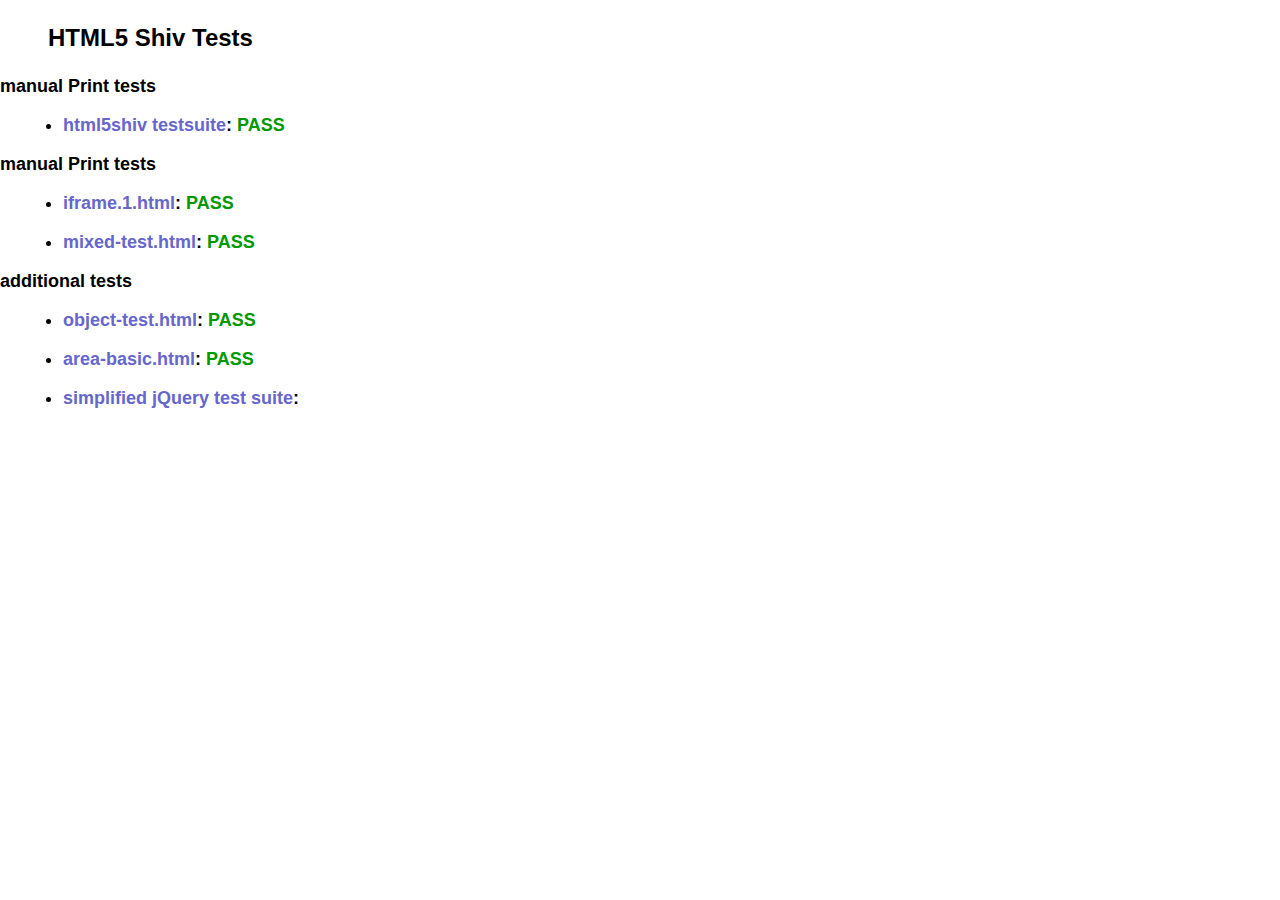
<file: vendors/js/html5shiv-master/test/index.html>
<!doctype html>
<html>
	<head>
		<meta charset="utf-8">
		<title>IE&lt;9 HTML5 Shiv Tests</title>
		<link rel="stylesheet" href="style.css">
		<script src="../src/html5shiv-printshiv.js"></script>
	</head>
	<body>
		<h1>
			HTML5 Shiv Tests
		</h1>
		<h2>manual Print tests</h2>
		<ul>
			<li>
				<a href="html5shiv.html">html5shiv testsuite</a>: <span class="pass">PASS</span>
			</li>
			
		</ul>
		<h2>manual Print tests</h2>
		<ul>
			<li>
				<a href="iframe.1.html">iframe.1.html</a>: <span class="pass">PASS</span>
			</li>
			<li>
				<a href="mixed-test.html">mixed-test.html</a>: <span class="pass">PASS</span>
			</li>
			
		</ul>
		<h2>additional tests</h2>
		<ul>
			
			<li>
				<a href="object-test.html">object-test.html</a>: <span class="pass">PASS</span>
			</li>
			
			<li>
				<a href="highcharts/area-basic.html">area-basic.html</a>: <span class="pass">PASS</span>
			</li>
			<li>
				<a href="jquery-1.7.1/index.html">simplified jQuery test suite</a>:
			</li>
		</ul>
	<body>
</html>
</file>
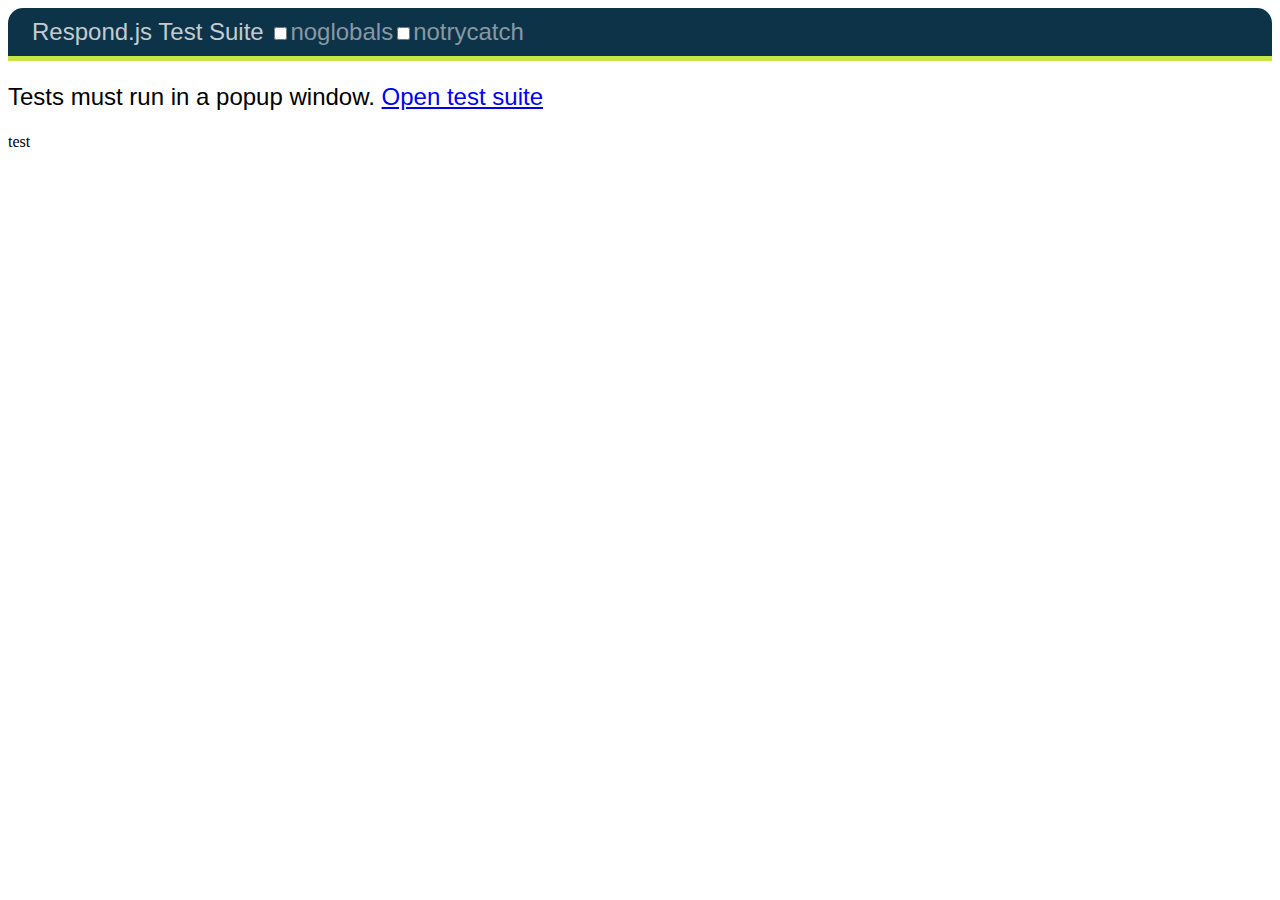
<file: vendors/js/Respond-master/test/unit/index.html>
<!DOCTYPE html>
<html>
<head>
	<meta charset="utf-8" />
	<title>Respond.js Test Suite</title>
	<link rel="stylesheet" href="qunit/qunit.css" media="screen">
	<script src="qunit/qunit.js"></script>
	<link href="test.css" rel="stylesheet" />
	<link href="test2.css" media="screen and (min-width: 950px)" rel="stylesheet" />
	<link href="test3.css" media="screen and (min-width: 68.75em)" rel="stylesheet" />
	<script src="../../dest/respond.src.js"></script>
	<script src="tests.js"></script>

</head>
<body>
	<h1 id="qunit-header">Respond.js Test Suite</h1>
	<h2 id="qunit-banner"></h2>
	<div id="qunit-testrunner-toolbar"></div>
	<h2 id="qunit-userAgent"></h2>
	<ol id="qunit-tests"></ol>
	
	<!-- tests must run in new window -->
	<div id="launcher"></div>
	
	<!-- elem for applying css via queries -->
	<div id="testelem" class="foo">test</div>
	
</body>
</html>
</file>
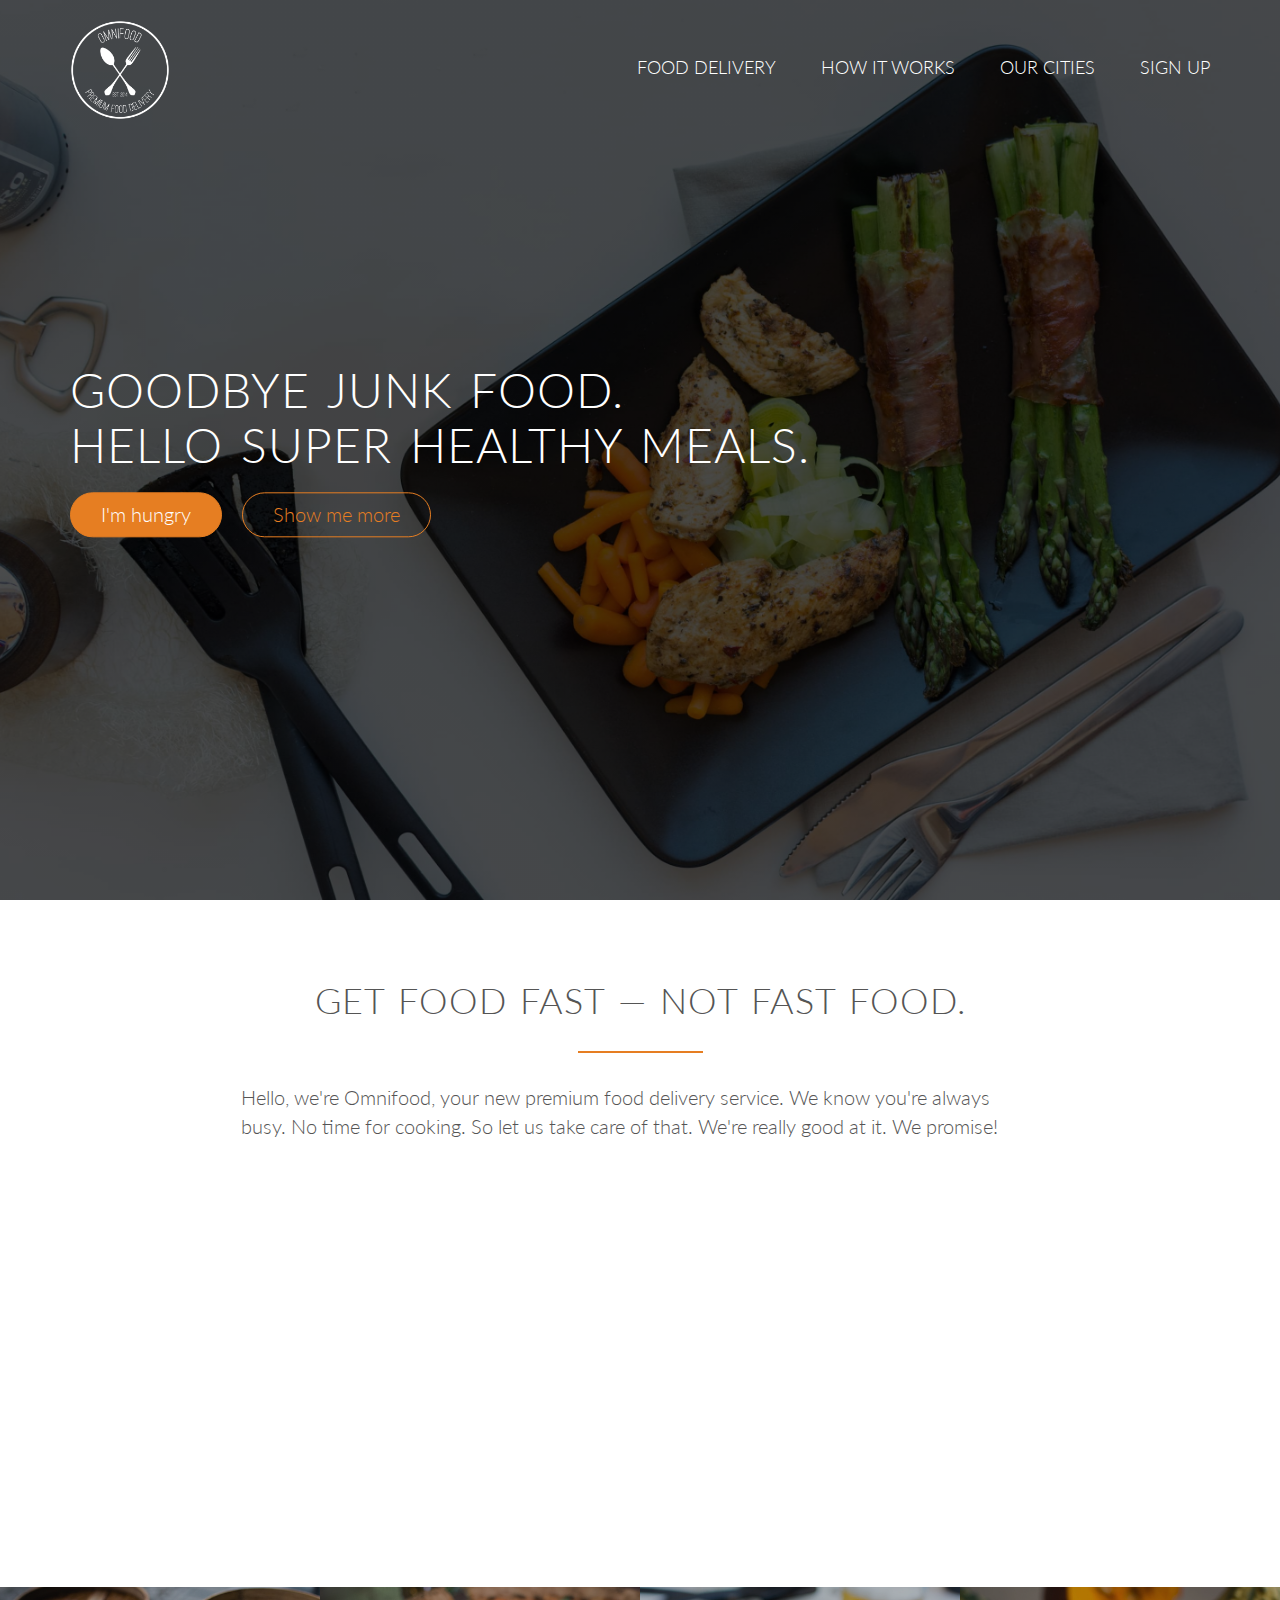
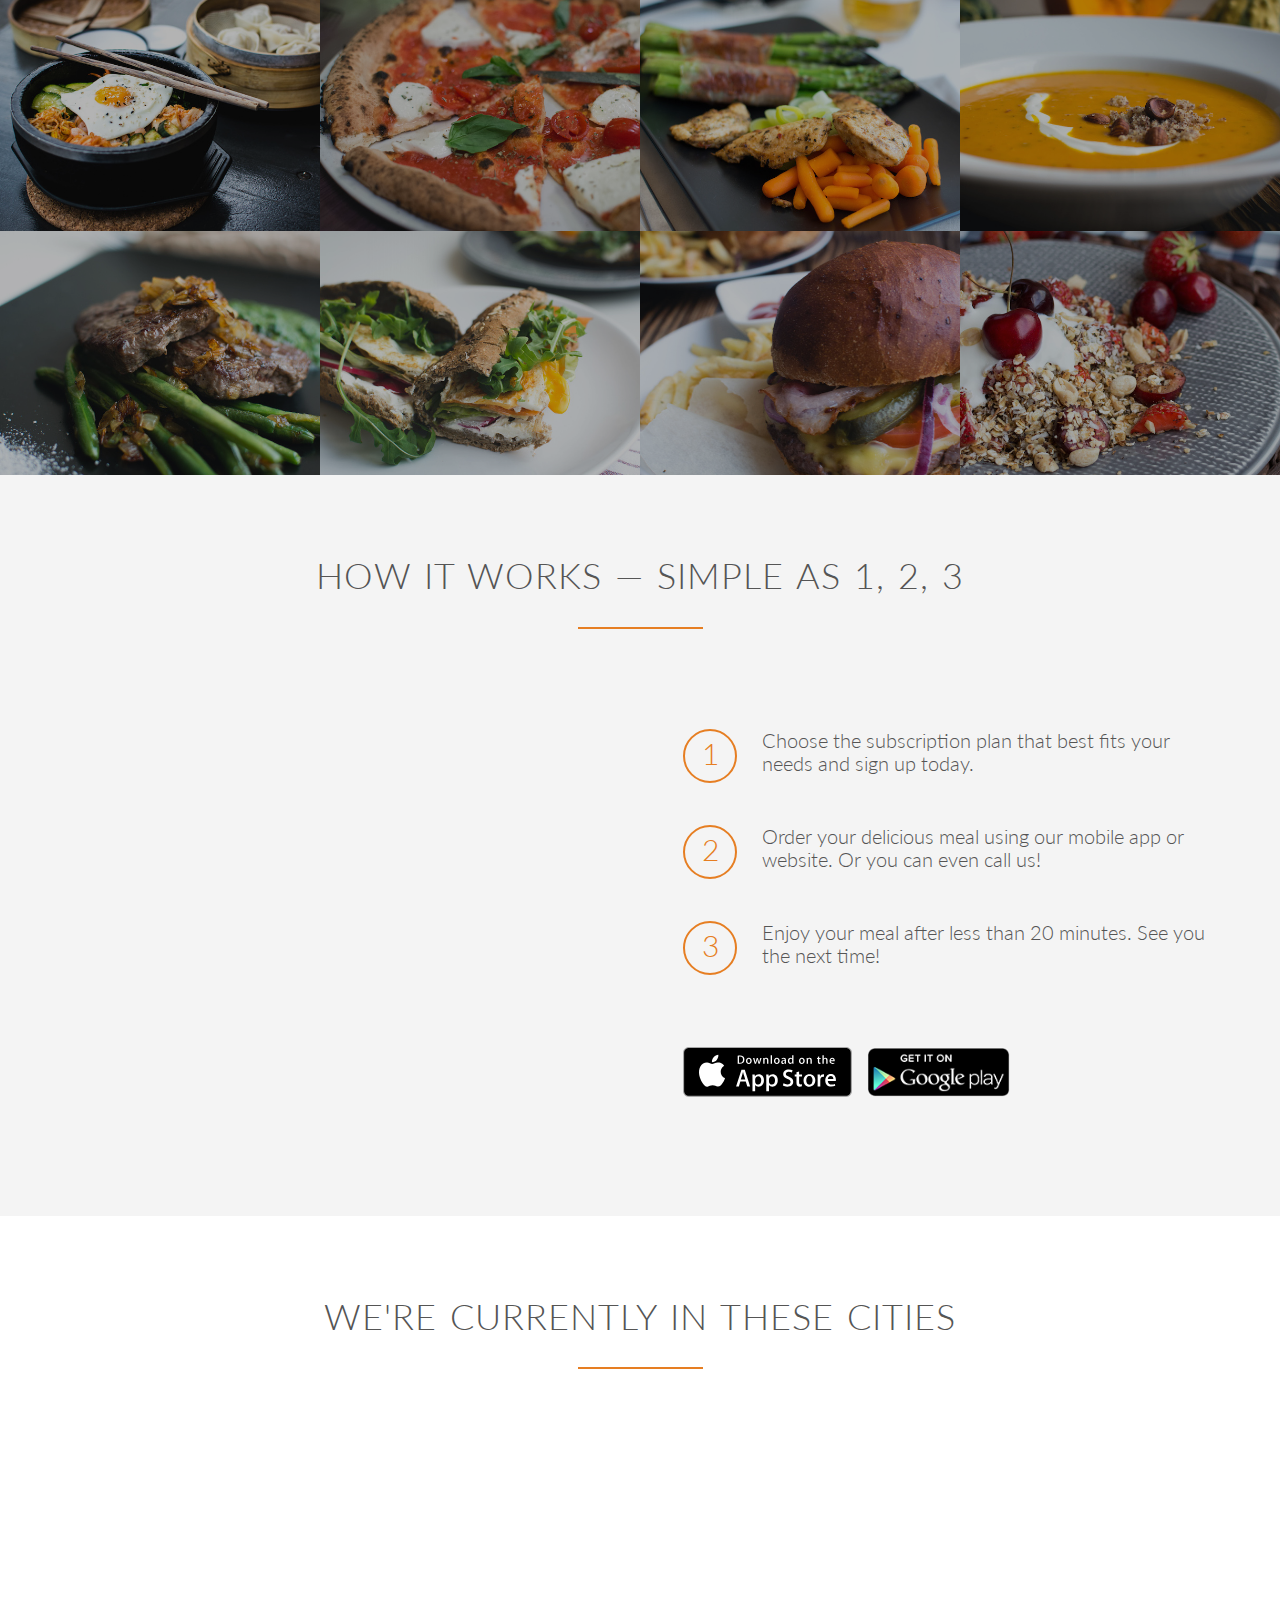
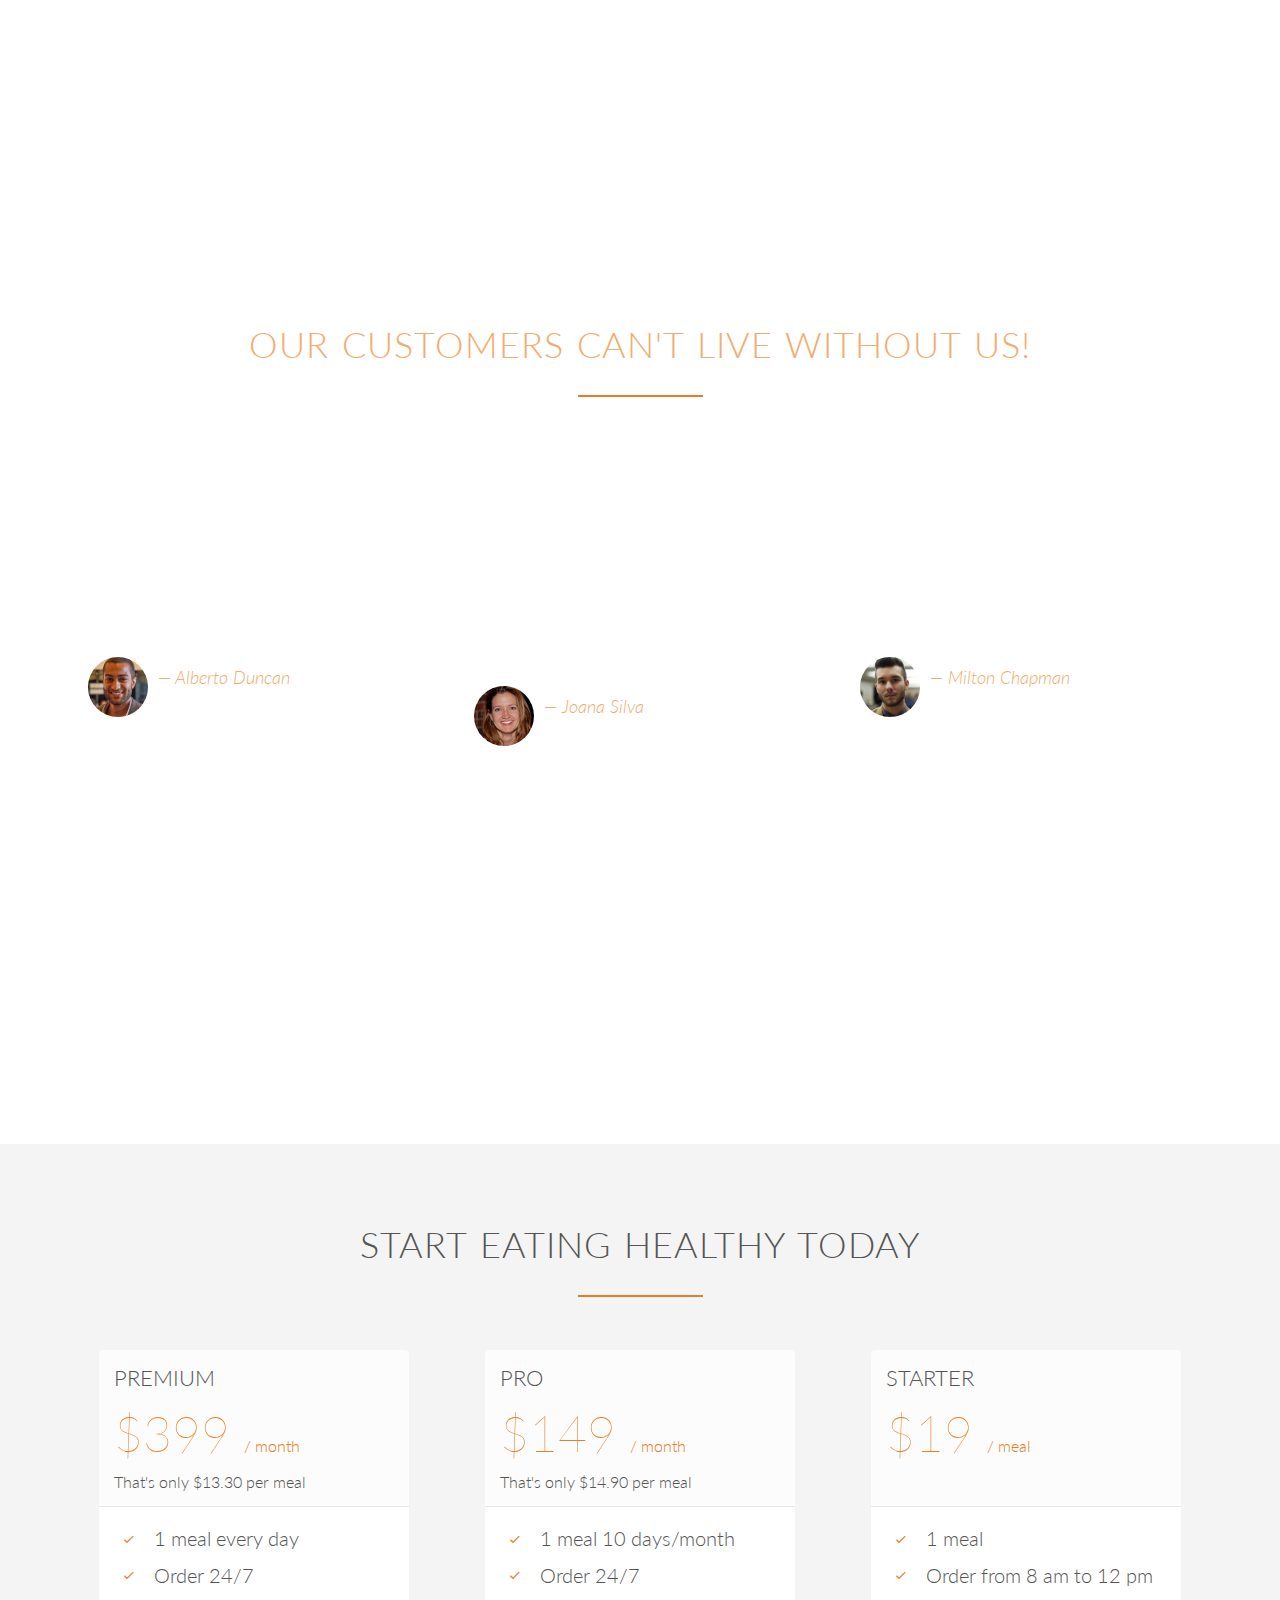
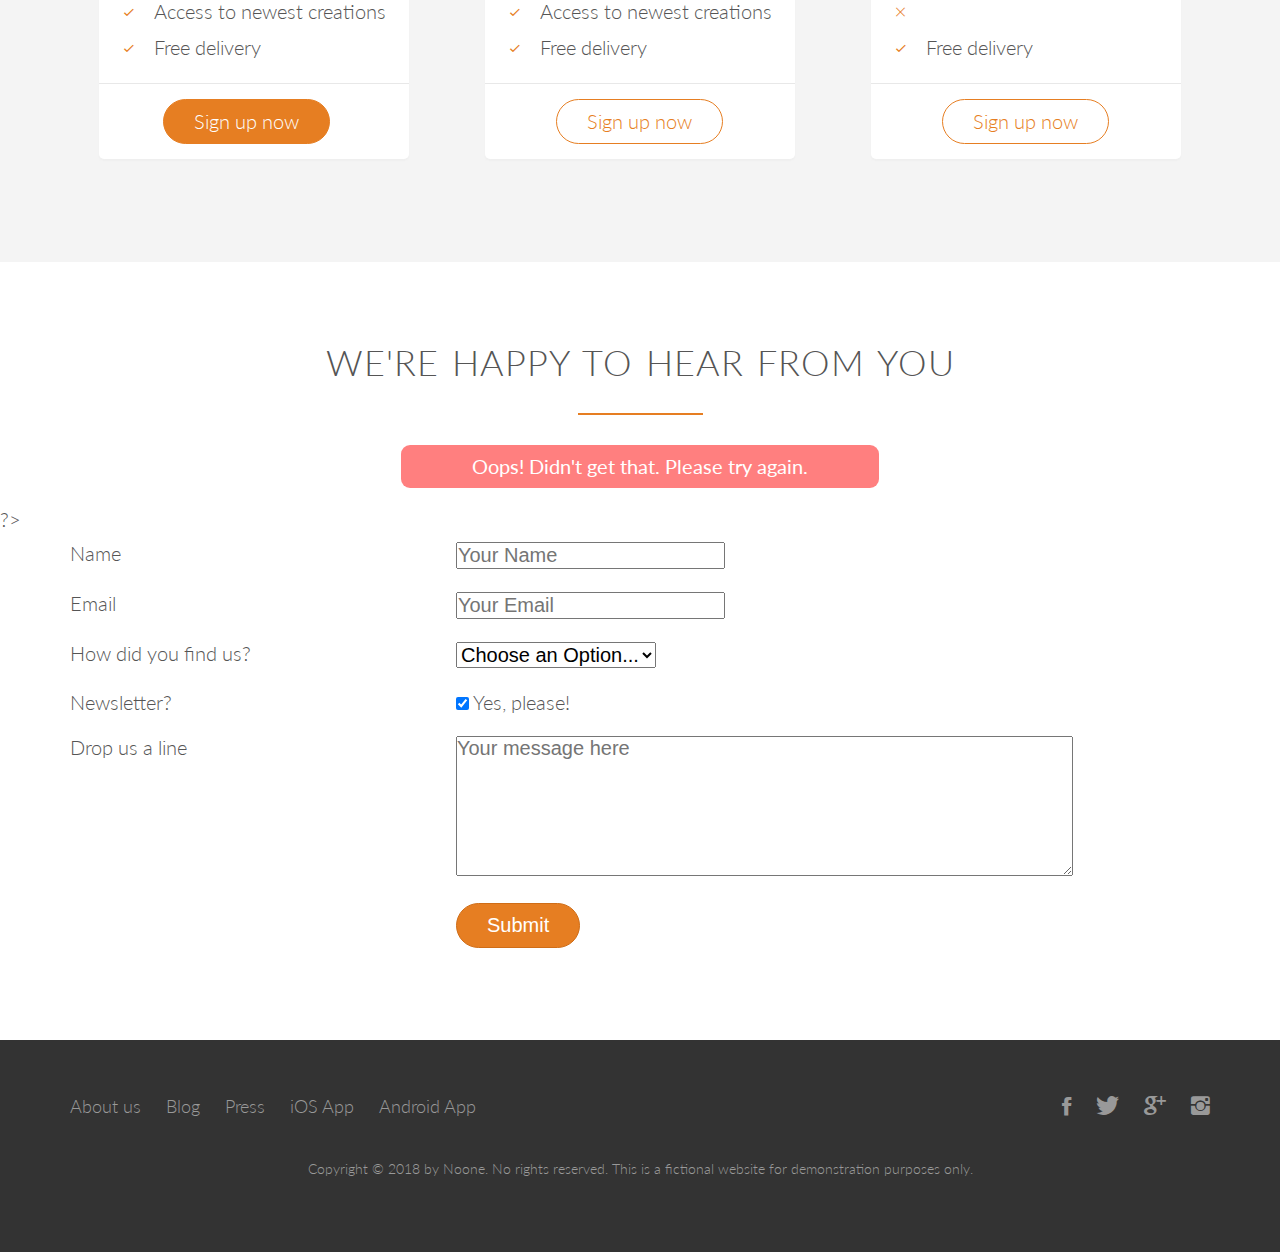
<file: old.index.html>
<!DOCTYPE html>
<html lang="en">
   <head>
    <meta charset="utf-8">
    <meta name="viewport" content="width=device-width, initial-scale=1.0">
    <meta name="description" content="Omnifood is a demo web site that showcases Bill Klingsick's web developer skills">
    <link rel="stylesheet" type="text/css" href="vendors/css/normalize.css">
    <link rel="stylesheet" type="text/css" href="vendors/css/grid.css">
    <link rel="stylesheet" type="text/css" href="vendors/css/ionicons.min.css">
    <link rel="stylesheet" type="text/css" href="vendors/css/animate.css">
    <link href="https://fonts.googleapis.com/css?family=Lato:100,300,400,300italic" rel="stylesheet">
    <link rel="stylesheet" type="text/css" href="resources/css/style.css">
    <link rel="stylesheet" type="text/css" href="resources/css/media-queries.css">
    <link rel="apple-touch-icon" sizes="180x180" href="resources/favicons/apple-touch-icon.png">
    <link rel="icon" type="image/png" sizes="32x32" href="resources/favicons/favicon-32x32.png">
    <link rel="icon" type="image/png" sizes="16x16" href="resources/favicons/favicon-16x16.png">
    <link rel="manifest" href="resources/favicons/site.webmanifest">
    <link rel="mask-icon" href="resources/favicons/safari-pinned-tab.svg" color="#e67e22">
    <link rel="shortcut icon" href="resources/favicons/favicon.ico">
    <meta name="msapplication-TileColor" content="#e67e22">
    <meta name="msapplication-config" content="resources/favicons/browserconfig.xml">
    <meta name="theme-color" content="#e67e22">
    <title>Omnifood</title>
   </head>
   <body>

       <header>
           <nav>
               <div class="row">
                  <a href="index.html">
                      <img src="resources/img/logo-white.png" alt="Omnifood logo" class="logo">
                      <img src="resources/img/logo.png" alt="Omnifood logo" class="logo-black">
                  </a>
                  <ul class="main-nav js--main-nav">
                     <li><a href="#features">Food Delivery</a></li>
                     <li><a href="#steps">How It Works</a></li>
                     <li><a href="#cities">Our Cities</a></li>
                     <li><a href="#signup">Sign Up</a></li>
                  </ul>
                  <a class="mobile-nav-icon js--nav-icon"><i class="ion-navicon-round"></i></a>
               </div>
           </nav>
           <div class="hero-text-box">
               <h1>Goodbye junk food.<br>Hello super healthy meals.</h1>
               <a class="btn btn-full js--scroll-to-plans" href="#">I'm hungry</a>
               <a class="btn btn-ghost js--scroll-to-features" href="#">Show me more</a>
           </div>
       </header>

	<!-- Features Section -->
       <section class="section-features js--section-features" id="features">
           <div class="row">
               <h2>Get food fast &mdash; not fast food.</h2>
               <p class="long-copy">
                   Hello, we're Omnifood, your new premium food delivery service. We know you're always busy. No time for cooking. So let us take care of that. We're really good at it. We promise!
               </p>
           </div>
           <div class="row js--waypoint-1">
               <div class="col span-1-of-4 box">
                   <i class="ion-calendar icon-big icon-light"></i>
                   <h3>Up to 365 days/year</h3>
                   <p>
                       Never cook again! We really mean that. Our subscription plans include up to 365 days/year coverage. You can also choose to order more flexibly if that's your style.
                   </p>
               </div>
               <div class="col span-1-of-4 box">
                   <i class="ion-clock icon-big"></i>
                   <h3>Ready in 20 minutes</h3>
                   <p>
                       You're only twenty minutes away from your delicious and super healthy meals delivered right to your home. We work with the best chefs in each town to ensure that you're 100% happy.
                   </p>
               </div>
               <div class="col span-1-of-4 box">
                   <i class="ion-fork icon-big"></i>
                   <h3>100% organic</h3>
                   <p>
                       All our vegetables are fresh, organic and local. Animals are raised without added hormones or antibiotics. Good for your health, the environment, and it also tastes better!
                   </p>
               </div>
               <div class="col span-1-of-4 box">
                   <i class="ion-checkmark icon-big icon-light"></i>
                   <h3>Order anything</h3>
                   <p>
                       We don't limit your creativity, which means you can order whatever you feel like. You can also choose from our menu containing over 100 delicious meals. It's up to you!
                   </p>
               </div>
           </div>
       </section>

   <!-- Meals Images Section -->
       <section class="section-meals">
           <ul class="meals-showcase clearfix">
               <li>
                   <figure class="meal-photo">
                       <img src="resources/img/1.jpg" alt="Korean bibimbap with egg and vegetables">
                   </figure>
               </li>
               <li>
                   <figure class="meal-photo">
                       <img src="resources/img/2.jpg" alt="Simple italian pizza with cherry tomatoes">
                   </figure>
               </li>
               <li>
                   <figure class="meal-photo">
                       <img src="resources/img/3.jpg" alt="Chicken breast steak with vegetables">
                   </figure>
               </li>
               <li>
                   <figure class="meal-photo">
                       <img src="resources/img/4.jpg" alt="Autumn pumpkin soup">
                   </figure>
               </li>
           </ul>
           <ul class="meals-showcase clearfix">
               <li>
                   <figure class="meal-photo">
                       <img src="resources/img/5.jpg" alt="Paleo beef steak with vegetables">
                   </figure>
               </li>
               <li>
                   <figure class="meal-photo">
                       <img src="resources/img/6.jpg" alt="Healthy baguette with egg and vegetables">
                   </figure>
               </li>
               <li>
                   <figure class="meal-photo">
                       <img src="resources/img/7.jpg" alt="Burger with cheddar and bacon">
                   </figure>
               </li>
               <li>
                   <figure class="meal-photo">
                       <img src="resources/img/8.jpg" alt="Granola with cherries and strawberries">
                   </figure>
               </li>
           </ul>
       </section>

   <!-- Steps 1, 2, 3 Section -->
       <section class="section-steps" id="steps">
           <div class="row">
               <h2>How it works &mdash; Simple as 1, 2, 3</h2>
           </div>
           <div class="row">
               <div class="col span-1-of-2 steps-box">
                   <img src="resources/img/app-iPhone.png" alt="Omnifood app on iPhone" class="app-screen js--waypoint-2">
               </div>
               <div class="col span-1-of-2 steps-box">
                   <div class="works-step">
                       <div>1</div>
                       <p>Choose the subscription plan that best fits your needs and sign up today.</p>
                   </div>
                   <div class="works-step">
                       <div>2</div>
                       <p>Order your delicious meal using our mobile app or website. Or you can even call us!</p>
                   </div>
                   <div class="works-step">
                       <div>3</div>
                       <p>Enjoy your meal after less than 20 minutes. See you the next time!</p>
                   </div>
                   <a href="#" class="btn-app"><img src="resources/img/download-app.svg" alt="iPhone App"></a>
                   <a href="#" class="btn-app"><img src="resources/img/download-app-android.png" alt="Android App"></a>
               </div>
           </div>
       </section>

   <!-- Cities (locations) Section -->
       <section class="section-cities" id="cities">
           <div class="row">
               <h2>We're currently in these cities</h2>
           </div>
           <div class="row js--waypoint-3">
		        <div class="col span-1-of-4 cities-box">
		            <img class="city-img" src="resources/img/lisbon-3.jpg" alt="Lisbon">
		            <h3>Lisbon</h3>
		            <ul class="city-points">
                        <li><i class="ion-ios-people icon-small"></i>1600+ happy eaters</li>
		                <li><i class="ion-ios-star icon-small"></i>60+ top chefs</li>
		                <li><i class="ion-social-twitter icon-small"></i><a href="#">@omnifood_lx</a></li>
		            </ul>
		        </div>
		        <div class="col span-1-of-4 cities-box">
		            <img class="city-img" src="resources/img/san-francisco.jpg" alt="San Francisco">
		            <h3>San Francisco</h3>
		            <ul class="city-points">
                        <li><i class="ion-ios-people icon-small"></i>3700+ happy eaters</li>
		                <li><i class="ion-ios-star icon-small"></i> 60+ top chefs</li>
		                <li><i class="ion-social-twitter icon-small"></i><a href="#">@omnifood_sf</a></li>
		            </ul>
		        </div>
		        <div class="col span-1-of-4 cities-box">
		            <img class="city-img" src="resources/img/berlin.jpg" alt="Berlin">
		            <h3>Berlin</h3>
		            <ul class="city-points">
                        <li><i class="ion-ios-people icon-small"></i>2300+ happy eaters</li>
		                <li><i class="ion-ios-star icon-small"></i>110+ top chefs</li>
		                <li><i class="ion-social-twitter icon-small"></i><a href="#">@omnifood_berlin</a></li>
		            </ul>
		        </div>
		        <div class="col span-1-of-4 cities-box">
		            <img class="city-img" src="resources/img/london.jpg" alt="London">
		            <h3>London</h3>
		            <ul class="city-points">
		                <li><i class="ion-ios-people icon-small"></i>1200+ happy eaters</li>
		                <li><i class="ion-ios-star icon-small"></i>50+ top chefs</li>
		                <li><i class="ion-social-twitter icon-small"></i><a href="#">@omnifood_london</a></li>
		            </ul>
		        </div>
           </div>
       </section>

   <!-- Testimonials Section -->
       <section class="section-testimonials">
           <div class="row">
               <h2>Our customers can't live without us!</h2>
           </div>
           <div class="row">
               <div class="col span-1-of-3 testimonial-box">
                   <blockquote>
                       Omnifood is just awesome! I just launched a startup which leaves me with no time for cooking, so Omnifood is a life-saver. Now that I got used to it, I couldn't live without my daily meals!
                       <cite><img src="resources/img/customer-1.jpg" alt="Alberto Duncan" class="testimonial-img">&mdash; Alberto Duncan</cite>
                   </blockquote>
               </div>
               <div class="col span-1-of-3 testimonial-box">
                   <blockquote>
                       Inexpensive, healthy and great-tasting meals, delivered right to my home. We have lots of food delivery here in Lisbon, but no one comes even close to Omifood. Me and my family are so in love!
                       <cite><img src="resources/img/customer-2.jpg" alt="Joana Silva" class="testimonial-img">&mdash; Joana Silva</cite>
                   </blockquote>
               </div>
               <div class="col span-1-of-3 testimonial-box">
                   <blockquote>
                       I was looking for a quick and easy food delivery service in San Franciso. I tried a lot of them and ended up with Omnifood. Best food delivery service in the Bay Area. Keep up the great work!
                       <cite><img src="resources/img/customer-3.jpg" alt="Milton Chapman" class="testimonial-img">&mdash; Milton Chapman</cite>
                   </blockquote>
               </div>
           </div>
       </section>

   <!-- Pricing Plans Section -->
       <section class="section-plans js--section-plans" id="signup">
           <div class="row">
               <h2>Start eating healthy today</h2>
           </div>
           <div class="row">
               <div class="col span-1-of-3 plans-box">
                   <div class="plan-container js--waypoint-4">
                       <div>
                           <h3>Premium</h3>
                           <p class="plan-price">$399 <span>/ month</span></p>
                           <p class="price-per-meal">That's only $13.30 per meal</p>
                       </div>
                       <div>
                           <ul>
                               <li><i class="ion-ios-checkmark-empty icon-small"></i>1 meal every day</li>
                               <li><i class="ion-ios-checkmark-empty icon-small"></i>Order 24/7</li>
                               <li><i class="ion-ios-checkmark-empty icon-small"></i>Access to newest creations</li>
                               <li><i class="ion-ios-checkmark-empty icon-small"></i>Free delivery</li>
                           </ul>
                       </div>
                       <div>
                           <a class="btn btn-full" href="#">Sign up now</a>
                       </div>
                   </div>
               </div>
               <div class="col span-1-of-3 plans-box">
                   <div class="plan-container">
                       <div>
                           <h3>Pro</h3>
                           <p class="plan-price">$149 <span>/ month</span></p>
                           <p class="price-per-meal">That's only $14.90 per meal</p>
                       </div>
                       <div>
                           <ul>
                               <li><i class="ion-ios-checkmark-empty icon-small icon-small"></i>1 meal 10 days/month</li>
                               <li><i class="ion-ios-checkmark-empty icon-small"></i>Order 24/7</li>
                               <li><i class="ion-ios-checkmark-empty icon-small"></i>Access to newest creations</li>
                               <li><i class="ion-ios-checkmark-empty icon-small"></i>Free delivery</li>
                           </ul>
                       </div>
                       <div>
                           <a class="btn btn-ghost" href="#">Sign up now</a>
                       </div>
                   </div>
               </div>
               <div class="col span-1-of-3 plans-box">
                   <div class="plan-container">
                       <div>
                           <h3>Starter</h3>
                           <p class="plan-price">$19 <span>/ meal</span></p>
                           <p class="price-per-meal">&nbsp;</p>
                       </div>
                       <div>
                           <ul>
                               <li><i class="ion-ios-checkmark-empty icon-small"></i>1 meal</li>
                               <li><i class="ion-ios-checkmark-empty icon-small"></i>Order from 8 am to 12 pm</li>
                               <li><i class="ion-ios-close-empty icon-small"></i></li>
                               <li><i class="ion-ios-checkmark-empty icon-small"></i>Free delivery</li>
                           </ul>
                       </div>
                       <div>
                           <a class="btn btn-ghost" href="#">Sign up now</a>
                       </div>
                   </div>
               </div>
           </div>
       </section>

    <!-- Feedback Form Section -->
       <section class="section-form" id="form">
           <div class="row">
               <h2>We're happy to hear from you</h2>
           </div>
           <div class="row">
               <form method="post" action="mailer.php" class="contact-form">
                       
                    <?php
                       <div class="row">
                          <!--   <div class="form-messages success">
                               Thank you! Your message has been sent.
                           </div>
                      --> 
                           <div class="form-messages error">
                               Oops! Didn't get that. Please try again.
                           </div>
                       </div>
                   ?>
                       
                       <div class="row">
                           <div class="col span-1-of-3">
                               <label for="name">Name</label>
                           </div>
                           <div class="col span-2-of-3">
                               <input type="text" name="name" id="name" placeholder="Your Name" required>
                           </div>
                   </div>
                   <div class="row">
                       <div class="col span-1-of-3">
                           <label for="email">Email</label>
                       </div>
                       <div class="col span-2-of-3">
                           <input type="email" name="email" id="email" placeholder="Your Email" required>
                       </div>
                   </div>
                   <div class="row">
                       <div class="col span-1-of-3">
                           <label for="find-us">How did you find us?</label>
                       </div>
                       <div class="col span-2-of-3">
                           <select name="find-us" id="find-us">
                               <option value="null">Choose an Option...</option>
                               <option value="friends">Friends</option>
                               <option value="search">Search Engine</option>
                               <option value="ad">Advertisement</option>
                               <option value="other">Other</option>
                           </select>
                       </div>
                   </div>
                    <div class="row">
                       <div class="col span-1-of-3">
                           <label for="newsletter">Newsletter?</label>
                       </div>
                       <div class="col span-2-of-3">
                           <input type="checkbox" name="newsletter" id="newsletter" checked>
                           <label for="newsletter">Yes, please!</label>
                       </div>
                   </div>
                   <div class="row">
                       <div class="col span-1-of-3">
                           <label for="message">Drop us a line</label>
                       </div>
                       <div class="col span-2-of-3">
                           <textarea rows="6" cols="50" name="message" id="message" maxlength="1000" placeholder="Your message here"></textarea>
                       </div>
                   </div>
                   <div class="row">
                       <div class="col span-1-of-3">
                           <label>&nbsp;</label>
                       </div>
                       <div class="col span-2-of-3">
                           <button type="submit">Submit</button>
                       </div>
                   </div>
               </form>
           </div>
       </section>

   <!-- Footer -->
       <footer>
           <div class="row">
               <div class="col span-1-of-2">
                   <ul class="footer-nav">
                       <li><a href="#">About us</a></li>
                       <li><a href="#">Blog</a></li>
                       <li><a href="#">Press</a></li>
                       <li><a href="#">iOS App</a></li>
                       <li><a href="#">Android App</a></li>
                   </ul>
               </div>
               <div class="col span-1-of-2">
                   <ul class="social-links">
                       <li><a href="#"><i class="ion-social-facebook"></i></a></li>
                       <li><a href="#"><i class="ion-social-twitter"></i></a></li>
                       <li><a href="#"><i class="ion-social-googleplus"></i></a></li>
                       <li><a href="#"><i class="ion-social-instagram"></i></a></li>
                   </ul>
               </div>
           </div>
           <div class="row">
               <p>
                   Copyright &copy; 2018 by Noone. No rights reserved. This is a fictional website for demonstration purposes only.
               </p>
           </div>
       </footer>

        <script src="https://ajax.googleapis.com/ajax/libs/jquery/3.3.1/jquery.min.js"></script>
        <script src="vendors/js/Respond-master/dest/respond.min.js"></script>
        <script src="vendors/js/html5shiv-master/dist/html5shiv.js"></script>
        <script src="vendors/js/selectivizr-master/selectivizr.js"></script>
        <script src="vendors/js/jquery.waypoints.min.js"></script>
        <script src="resources/js/script.js"></script>

   </body>
</html>
</file>
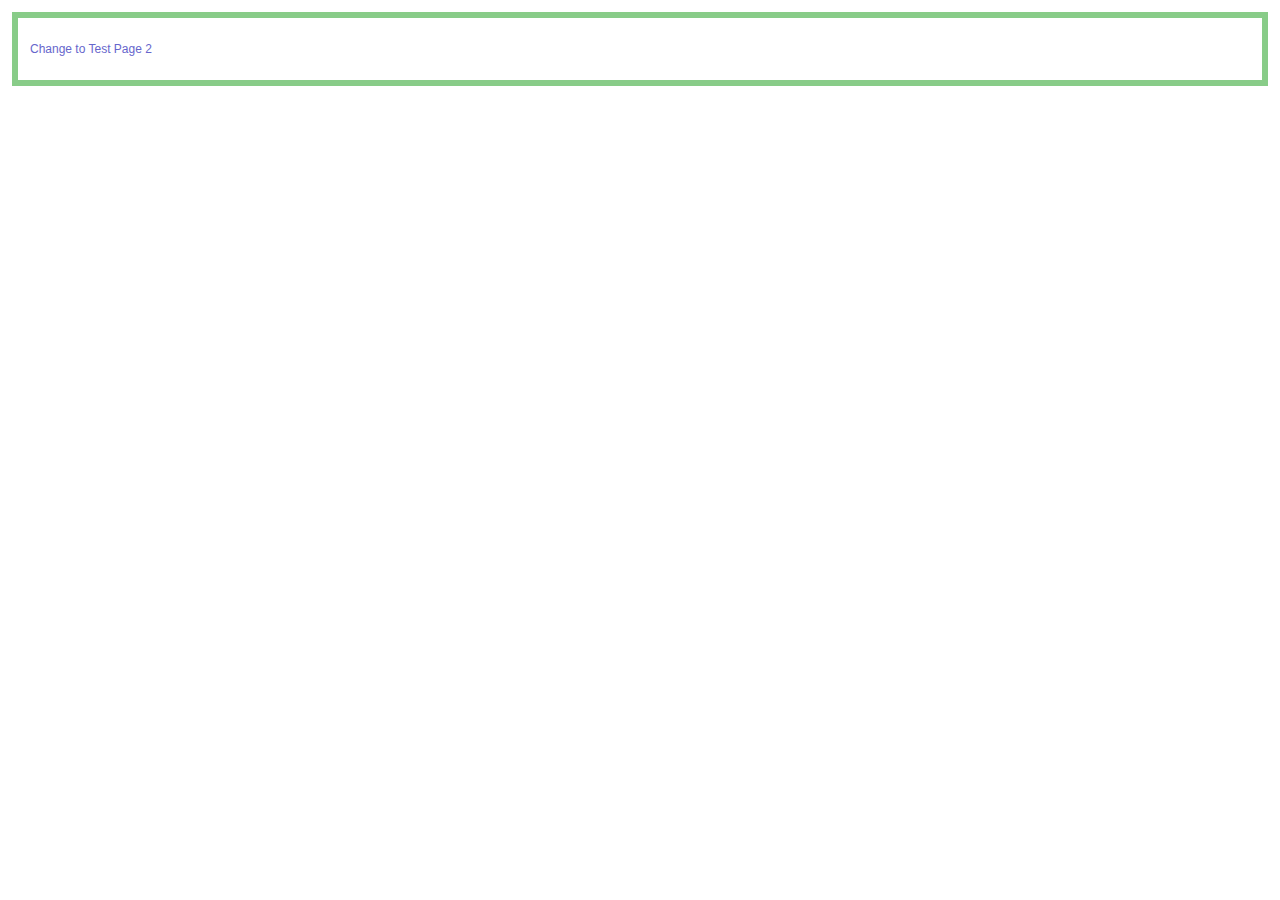
<file: vendors/js/html5shiv-master/test/iframe.1-1.html>
<!doctype html>
<html>
	<head>
		<meta charset="utf-8">
		<title>Test 1</title>
		<link rel="stylesheet" href="style.css">
		<script src="../src/html5shiv-printshiv.js"></script>
	</head>
	<body>
		<section>
			<p><a href="iframe.1-2.html">Change to Test Page 2</a></p>
		</section>
	</body>
</html>
</file>
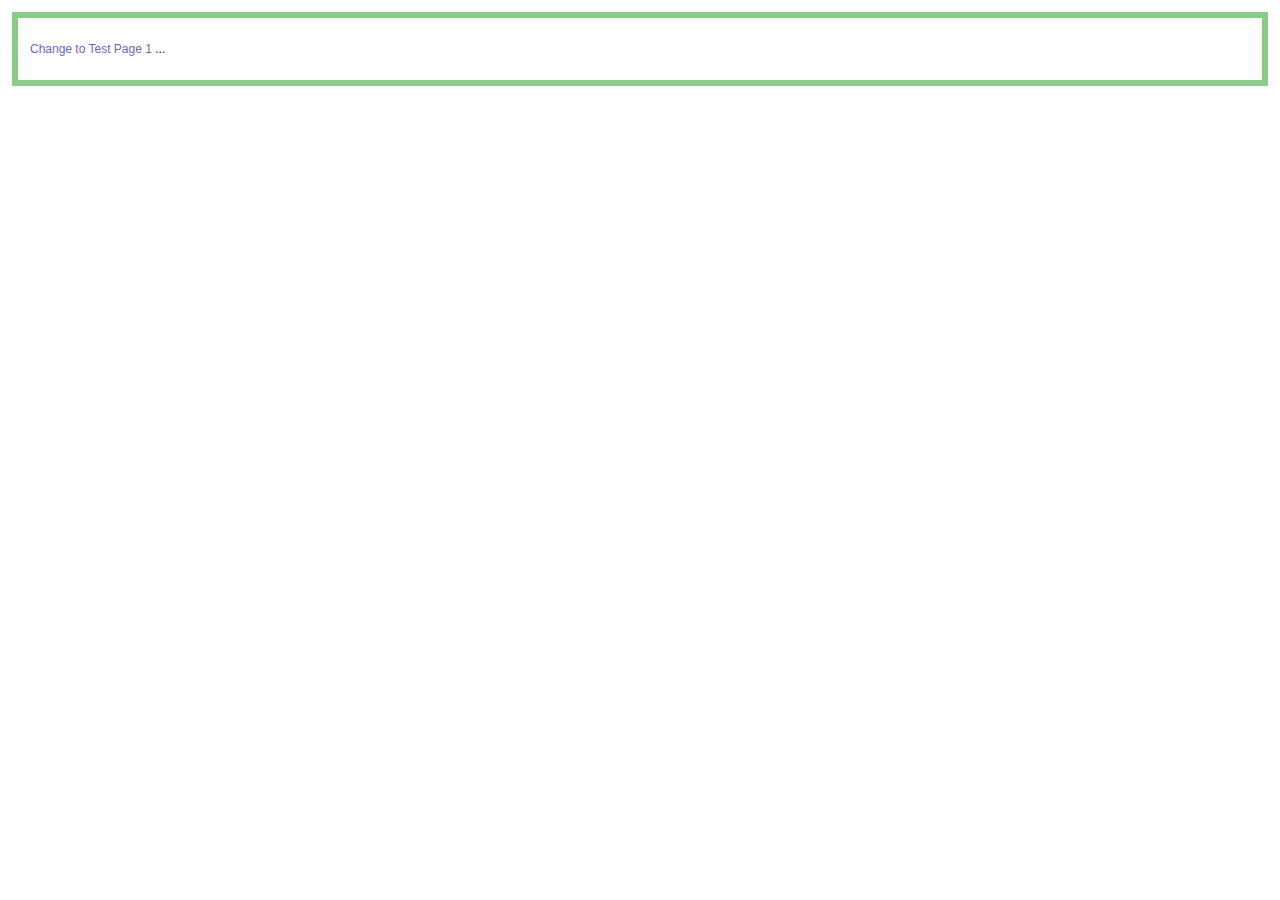
<file: vendors/js/html5shiv-master/test/iframe.1-2.html>
<!doctype html>
<html>
	<head>
		<meta charset="utf-8">
		<title>Test 2</title>
		<link rel="stylesheet" href="style.css">
		<script src="../src/html5shiv-printshiv.js"></script>
	<body>
		<section>
			<p><a href="iframe.1-1.html">Change to Test Page 1</a> <span contenteditable>...</span></p>
		</section>
	</body>
</html>
</file>
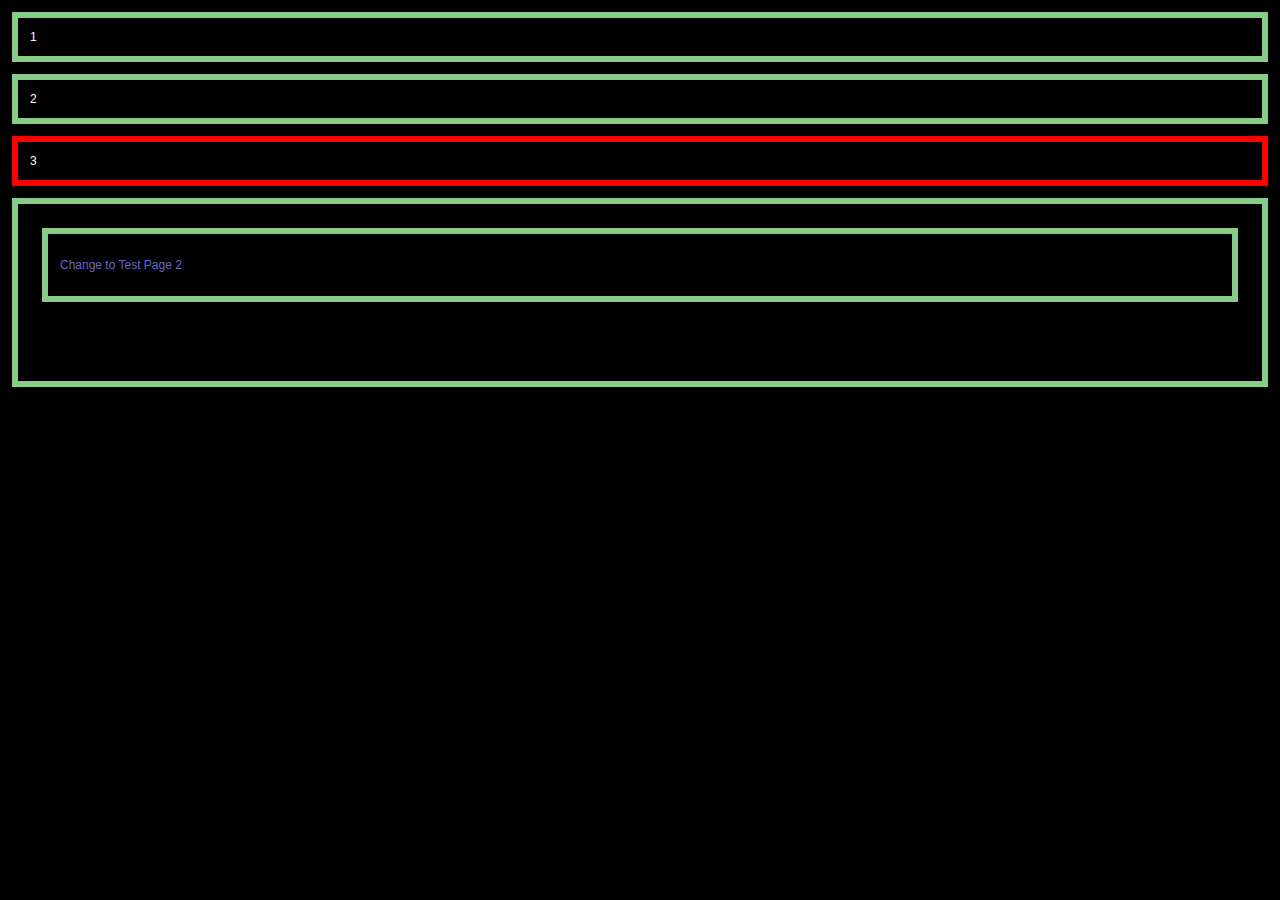
<file: vendors/js/html5shiv-master/test/iframe.1.html>
<!doctype html>
<html>
	<head>
		<meta charset="utf-8">
		<title>HTML5Shiv</title>
		<link rel="stylesheet" href="style.css">
		<style>
			body {
				color: #fff;
				background: url(data/body-crash.jpg);
			}
		</style>
		<script src="../src/html5shiv-printshiv.js"></script>
		<script src="//use.typekit.com/fbz1vwc.js"></script>
		<script>
			Typekit.load();
		</script>
	</head>
	<body>
		<section>1</section>
		<section>2</section>
		<section style="border-color: red;">3</section>
		<section>
			<iframe src="iframe.1-1.html" style="width:100%;height:100%;" frameborder="0"></iframe>
		</section>
	</body>
</html>
</file>
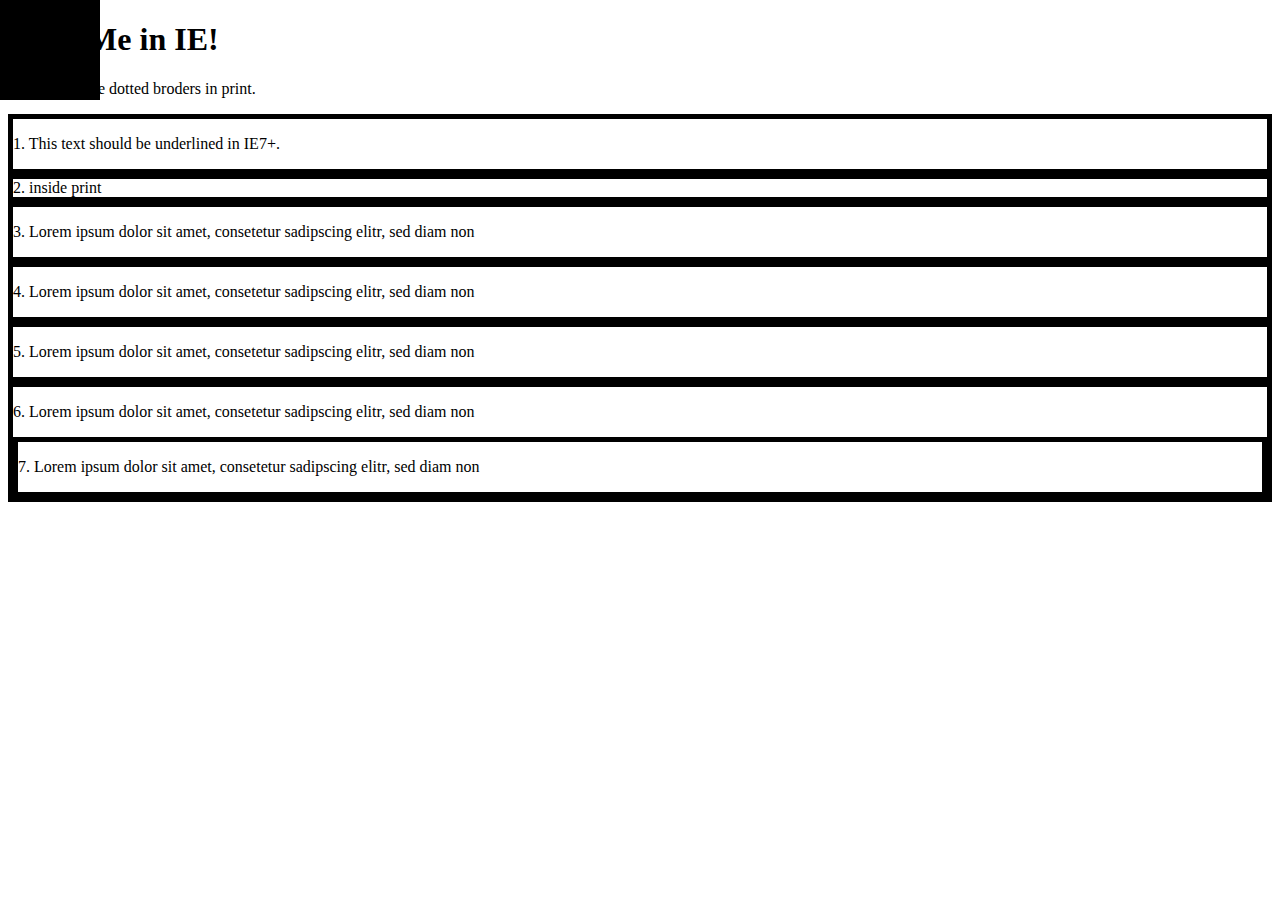
<file: vendors/js/html5shiv-master/test/mixed-test.html>
<!doctype html>
<html>
	<head>
		<meta charset="utf-8">
		<title>IEPP Test Suite</title>
		<link rel="stylesheet" href="data/inline-mixed-media.css">
		<link rel="stylesheet" href="data/inline-print-media.css">
		<link rel="stylesheet" href="data/print.css" media="print">
		<link rel="stylesheet" href="data/screen.css" media="screen, projection">
		<link rel="stylesheet" href="data/print-styles.css" media="print">
		<style>
			body {
				background: url(data/body-crash.jpg) no-repeat;
			}
		</style>
		<style>
			form {
				margin: 0;
			}
			article#inline-print {
				border: 5px solid #000;
			}
			section div article {
				border: 5px solid #000;
			}
			section[data-article="article"] {
				border: 5px solid #000;
			}
		</style>
		<style media="print">
			article#inline-print {
				border: 5px dotted #000;
			}
			section div article {
				border: 5px dotted #000;
			}
			section[data-article="article"] {
				border: 5px dotted #000;
			}
			p+article {
				text-decoration: underline;
			}
		</style>
		<script src="../src/html5shiv-printshiv.js"></script>
		
		<script src="//use.typekit.com/fbz1vwc.js"></script>
		<script>
			Typekit.load();
		</script>
	</head>
	<body id="print-body-id" class="print-body-class">
		<h1>
			Print Me in IE!
		</h1>
		<p>You should see dotted broders in print.</p>
		<article class="inline-mixed-media">
			<p>
				1. This text should be underlined in IE7+.
			</p>
		</article>
		<article class="inline-print-media">
			<form action="/test/ test">
				<div class="inside-of-form">2. inside print</div>
			</form>
		</article>
		<article class="print">
			<p>
				3. Lorem ipsum dolor sit amet, consetetur sadipscing elitr,  sed diam non
			</p>
		</article>
		<div class="print-styles">
			<article>
				<p>
					4. Lorem ipsum dolor sit amet, consetetur sadipscing elitr,  sed diam non
				</p>
			</article>
		</div>
		<article class="print-styles-print">
			<p>
				5. Lorem ipsum dolor sit amet, consetetur sadipscing elitr,  sed diam non
			</p>
		</article>
		<section>
			<div data-article="article">
				<article>
					<p>
						6. Lorem ipsum dolor sit amet, consetetur sadipscing elitr,  sed diam non
					</p>

					<section data-article="article">
						<p>
							7. Lorem ipsum dolor sit amet, consetetur sadipscing elitr,  sed diam non
						</p>
					</section>
				</article>
			</div>
		</section>
	</body>
</html>
</file>
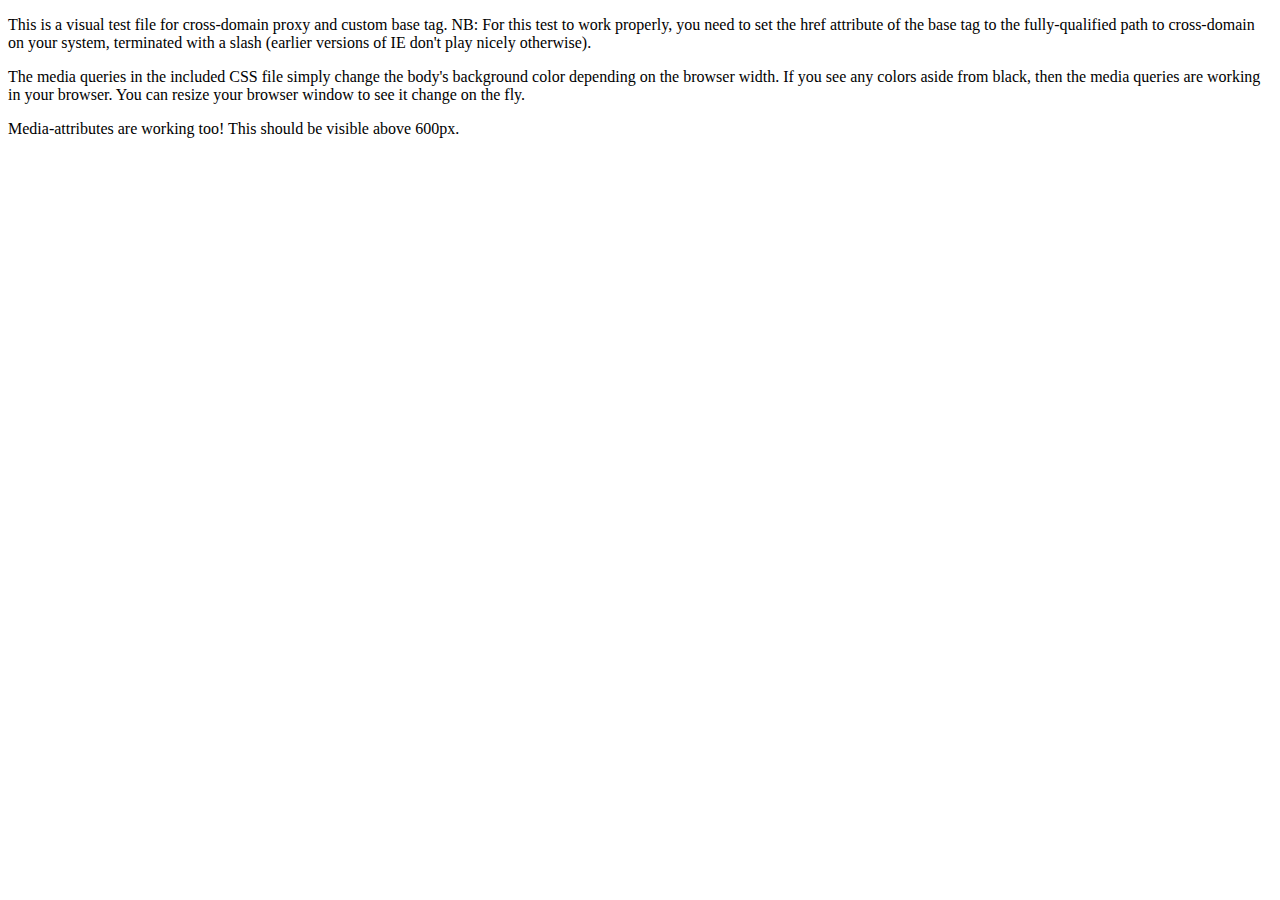
<file: vendors/js/Respond-master/cross-domain/example-base.html>
<!DOCTYPE html>
<html>
<head>
	<!-- Change this to match your local server hostname and path -->
	<base href="http://localhost/Respond/cross-domain/"><!--[if lte IE 6]></base><![endif]-->
		<meta charset="utf-8" />
	<title>Respond JS Test Page</title>
	<link href="https://rawgithub.com/scottjehl/Respond/master/test/test.css" rel="stylesheet"/>
	<link href="https://rawgithub.com/scottjehl/Respond/master/test/test2.css" media="screen and (min-width: 600px)" rel="stylesheet"/>
	<script src="../dest/respond.src.js"></script>
	
	<!-- Respond.js proxy on external server -->
	<link href="https://rawgithub.com/scottjehl/Respond/master/cross-domain/respond-proxy.html" id="respond-proxy" rel="respond-proxy" />
	<link href="respond.proxy.gif" id="respond-redirect" rel="respond-redirect" />
	<script src="respond.proxy.js"></script>
</head> 
<body>
	<p>This is a visual test file for cross-domain proxy and custom base tag. NB: For this test to work properly, you need to set the href attribute of the base tag to the fully-qualified path to cross-domain on your system, terminated with a slash (earlier versions of IE don't play nicely otherwise).</p>

	<p>The media queries in the included CSS file simply change the body's background color depending on the browser width. If you see any colors aside from black, then the media queries are working in your browser. You can resize your browser window to see it change on the fly.</p>


	<p id="attribute-test">Media-attributes are working too! This should be visible above 600px.</p>

</body>
</html>
</file>
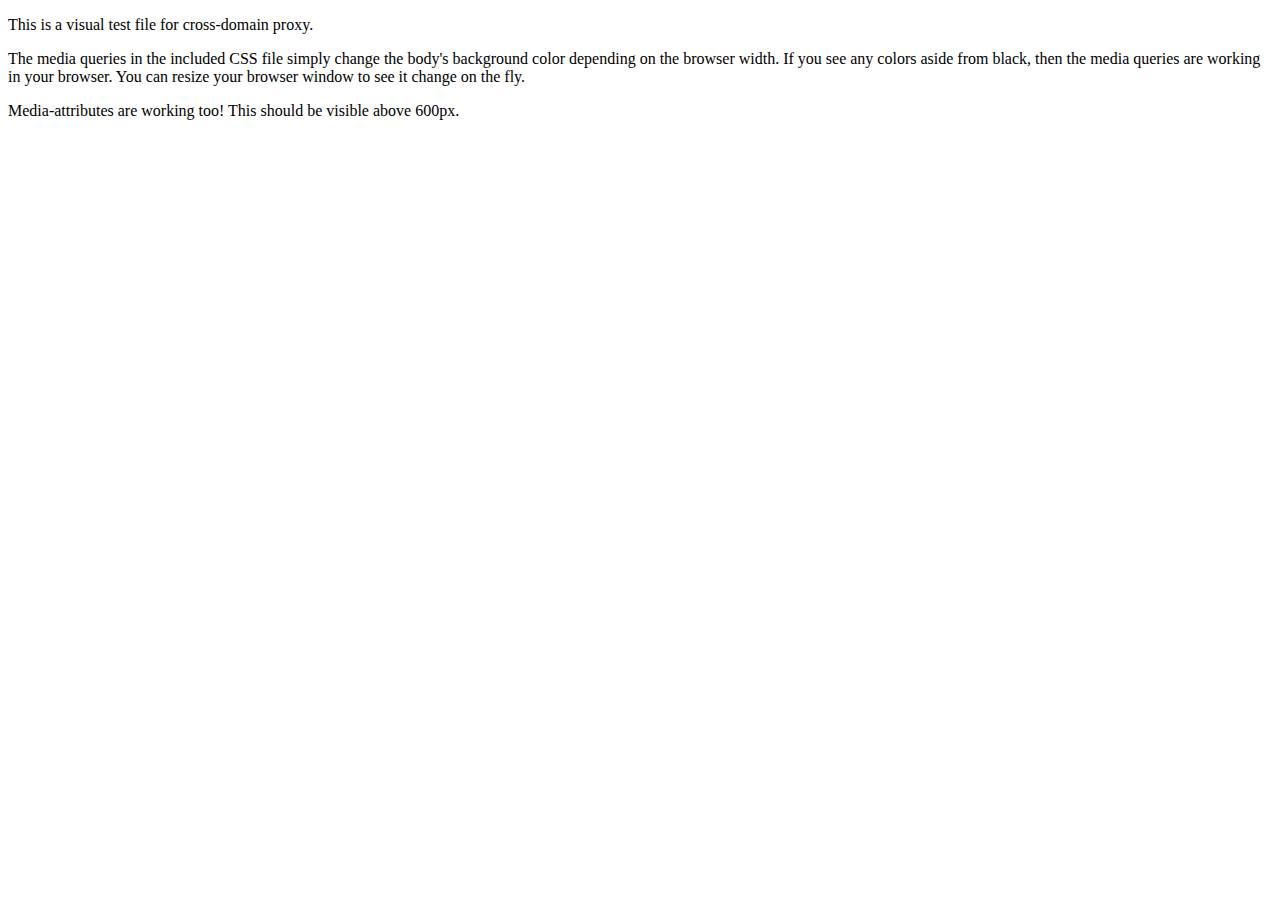
<file: vendors/js/Respond-master/cross-domain/example.html>
<!DOCTYPE html>
<html>
<head>
	<meta charset="utf-8" />
	<title>Respond JS Test Page</title>
	<link href="https://rawgithub.com/scottjehl/Respond/master/test/test.css" rel="stylesheet"/>
	<link href="https://rawgithub.com/scottjehl/Respond/master/test/test2.css" media="screen and (min-width: 600px)" rel="stylesheet"/>
	<script src="../dest/respond.src.js"></script>
	
	<!-- Respond.js proxy on external server -->
	<link href="https://rawgithub.com/scottjehl/Respond/master/cross-domain/respond-proxy.html" id="respond-proxy" rel="respond-proxy" />
	<link href="respond.proxy.gif" id="respond-redirect" rel="respond-redirect" />
	<script src="respond.proxy.js"></script>
</head> 
<body>
	<p>This is a visual test file for cross-domain proxy.</p>

	<p>The media queries in the included CSS file simply change the body's background color depending on the browser width. If you see any colors aside from black, then the media queries are working in your browser. You can resize your browser window to see it change on the fly.</p>


	<p id="attribute-test">Media-attributes are working too! This should be visible above 600px.</p>

</body>
</html>
</file>
<file: vendors/js/html5shiv-master/test/style.css>
@import url(style.all.css);
@import url(style.print.css);
</file>
<file: vendors/js/Respond-master/test/unit/test.css>
.launcher #qunit-testrunner-toolbar,
.launcher #qunit-userAgent,
.launcher #qunit-tests,
.launcher #qunit-testresult {
	display: none;
}
.launcher #launcher {

	font: 1.5em/1 bold Helvetica, sans-serif;
}

#testelem {
	width: 50px;
	overflow: hidden;
	display: block;
}

/* a style like this should never apply in IE. If it does, tests will fail */
@media screen and (view-mode: minimized) {
	#testelem {
		width: 10px !important;
	}
}

/*styles for 480px and up - media type purposely left out here to test that in the process */
@media (min-width: 480px) {
	#testelem {
		width: 150px;
	}
	#testelem[class=foo] {
		height: 200px;
	}
}

/*styles for 500px and under*/
@media screen and (max-width: 460px) {
	#testelem {
		height: 150px;
	}
}

/* testing em unit support - 33em should be 528px and 35em should be 560px in IE with default font settings */
@media screen and (min-width: 33em) and (max-width: 38em) {
	#testelem {
		width: 75px;
	}
}



/*styles for 620px and up */
@media only screen and (min-width: 620px) {
	#testelem {
		width: 250px;
	}
}


/*styles for 760px and up */
@media only print, only screen and (min-width: 760px) {
	#testelem {
		width: 350px;
	}
}


/*styles for print that shouldn't apply */
@media only print and (min-width: 800px) {
	#testelem {
		width: 500px;
	}
}
</file>
<file: vendors/js/Respond-master/test/unit/test2.css>
/* this stylesheet was referenced via a link that had a media attr defined
it should only apply on window > 950px */
#testelem {
	width: 16px;
}
</file>
<file: vendors/js/Respond-master/test/unit/test3.css>
/* this stylesheet was referenced via a link that had a media attr defined
it should only apply on screen > 87.5em (1400px) */
#testelem {
	width: 25px;
}
</file>
<file: vendors/css/grid.css>
/*  SECTIONS  ============================================================================= */

.section {
	clear: both;
	padding: 0px;
	margin: 0px;
}

/*  GROUPING  ============================================================================= */

.row {
    zoom: 1; /* For IE 6/7 (trigger hasLayout) */
}

.row:before,
.row:after {
    content:"";
    display:table;
}
.row:after {
    clear:both;
}

/*  GRID COLUMN SETUP   ==================================================================== */

.col {
	display: block;
	float:left;
	margin: 1% 0 1% 1.6%;
}

.col:first-child { margin-left: 0; } /* all browsers except IE6 and lower */


/*  REMOVE MARGINS AS ALL GO FULL WIDTH AT 480 PIXELS */

@media only screen and (max-width: 480px) {
	.col { 
		/*margin: 1% 0 1% 0%;*/
        margin: 0;
	}
}


/*  GRID OF TWO   ============================================================================= */


.span-2-of-2 {
	width: 100%;
}

.span-1-of-2 {
	width: 49.2%;
}

/*  GO FULL WIDTH AT LESS THAN 480 PIXELS */

@media only screen and (max-width: 480px) {
	.span-2-of-2 {
		width: 100%; 
	}
	.span-1-of-2 {
		width: 100%; 
	}
}


/*  GRID OF THREE   ============================================================================= */

	
.span-3-of-3 {
	width: 100%; 
}

.span-2-of-3 {
	width: 66.13%; 
}

.span-1-of-3 {
	width: 32.26%; 
}


/*  GO FULL WIDTH AT LESS THAN 480 PIXELS */

@media only screen and (max-width: 480px) {
	.span-3-of-3 {
		width: 100%; 
	}
	.span-2-of-3 {
		width: 100%; 
	}
	.span-1-of-3 {
		width: 100%;
	}
}

/*  GRID OF FOUR   ============================================================================= */

	
.span-4-of-4 {
	width: 100%; 
}

.span-3-of-4 {
	width: 74.6%; 
}

.span-2-of-4 {
	width: 49.2%; 
}

.span-1-of-4 {
	width: 23.8%; 
}


/*  GO FULL WIDTH AT LESS THAN 480 PIXELS */

@media only screen and (max-width: 480px) {
	.span-4-of-4 {
		width: 100%; 
	}
	.span-3-of-4 {
		width: 100%; 
	}
	.span-2-of-4 {
		width: 100%; 
	}
	.span-1-of-4 {
		width: 100%; 
	}
}


/*  GRID OF FIVE   ============================================================================= */

	
.span-5-of-5 {
	width: 100%;
}

.span-4-of-5 {
  	width: 79.68%; 
}

.span-3-of-5 {
  	width: 59.36%; 
}

.span-2-of-5 {
  	width: 39.04%;
}

.span-1-of-5 {
  	width: 18.72%;
}


/*  GO FULL WIDTH AT LESS THAN 480 PIXELS */

@media only screen and (max-width: 480px) {
	.span-5-of-5 {
		width: 100%; 
	}
	.span-4-of-5 {
		width: 100%; 
	}
	.span-3-of-5 {
		width: 100%; 
	}
	.span-2-of-5 {
		width: 100%; 
	}
	.span-1-of-5 {
		width: 100%; 
	}
}


/*  GRID OF SIX   ============================================================================= */


.span-6-of-6 {
	width: 100%;
}

.span-5-of-6 {
  	width: 83.06%;
}

.span-4-of-6 {
  	width: 66.13%;
}

.span-3-of-6 {
  	width: 49.2%;
}

.span-2-of-6 {
  	width: 32.26%;
}

.span-1-of-6 {
  	width: 15.33%;
}


/*  GO FULL WIDTH AT LESS THAN 480 PIXELS */

@media only screen and (max-width: 480px) {
	.span-6-of-6 {
		width: 100%; 
	}
	.span-5-of-6 {
		width: 100%; 
	}
	.span-4-of-6 {
		width: 100%; 
	}
	.span-3-of-6 {
		width: 100%; 
	}
	.span-2-of-6 {
		width: 100%; 
	}
	.span-1-of-6 {
		width: 100%; 
	}
}



/*  GRID OF SEVEN   ============================================================================= */


.span-7-of-7 {
	width: 100%;
}

.span-6-of-7 {
	width: 85.48%;
}

.span-5-of-7 {
  	width: 70.97%;
}

.span-4-of-7 {
  	width: 56.45%;
}

.span-3-of-7 {
  	width: 41.94%;
}

.span-2-of-7 {
  	width: 27.42%;
}

.span-1-of-7 {
  	width: 12.91%;
}


/*  GO FULL WIDTH AT LESS THAN 480 PIXELS */

@media only screen and (max-width: 480px) {
	.span-7-of-7 {
		width: 100%; 
	}
	.span-6-of-7 {
		width: 100%; 
	}
	.span-5-of-7 {
		width: 100%; 
	}
	.span-4-of-7 {
		width: 100%; 
	}
	.span-3-of-7 {
		width: 100%; 
	}
	.span-2-of-7 {
		width: 100%; 
	}
	.span-1-of-7 {
		width: 100%; 
	}
}


/*  GRID OF EIGHT   ============================================================================= */

	
.span-8-of-8 {
	width: 100%;
}

.span-7-of-8 {
	width: 87.3%; 
}

.span-6-of-8 {
	width: 74.6%; 
}

.span-5-of-8 {
	width: 61.9%; 
}

.span-4-of-8 {
	width: 49.2%; 
}

.span-3-of-8 {
	width: 36.5%;
}

.span-2-of-8 {
	width: 23.8%; 
}

.span-1-of-8 {
	width: 11.1%; 
}


/*  GO FULL WIDTH AT LESS THAN 480 PIXELS */

@media only screen and (max-width: 480px) {
	.span-8-of-8 {
		width: 100%; 
	}
	.span-7-of-8 {
		width: 100%; 
	}
	.span-6-of-8 {
		width: 100%; 
	}
	.span-5-of-8 {
		width: 100%; 
	}
	.span-4-of-8 {
		width: 100%; 
	}
	.span-3-of-8 {
		width: 100%; 
	}
	.span-2-of-8 {
		width: 100%; 
	}
	.span-1-of-8 {
		width: 100%; 
	}
}


/*  GRID OF NINE   ============================================================================= */


.span-9-of-9 {
	width: 100%;
}

.span-8-of-9 {
	width: 88.71%;
}

.span-7-of-9 {
	width: 77.42%; 
}

.span-6-of-9 {
	width: 66.13%; 
}

.span-5-of-9 {
	width: 54.84%; 
}

.span-4-of-9 {
	width: 43.55%; 
}

.span-3-of-9 {
	width: 32.26%;
}

.span-2-of-9 {
	width: 20.97%; 
}

.span-1-of-9 {
	width: 9.68%; 
}


/*  GO FULL WIDTH AT LESS THAN 480 PIXELS */

@media only screen and (max-width: 480px) {
	.span-9-of-9 {
		width: 100%; 
	}
	.span-8-of-9 {
		width: 100%; 
	}
	.span-7-of-9 {
		width: 100%; 
	}
	.span-6-of-9 {
		width: 100%; 
	}
	.span-5-of-9 {
		width: 100%; 
	}
	.span-4-of-9 {
		width: 100%; 
	}
	.span-3-of-9 {
		width: 100%; 
	}
	.span-2-of-9 {
		width: 100%; 
	}
	.span-1-of-9 {
		width: 100%; 
	}
}


/*  GRID OF TEN   ============================================================================= */


.span-10-of-10 {
	width: 100%;
}

.span-9-of-10 {
	width: 89.84%;
}

.span-8-of-10 {
	width: 79.68%;
}

.span-7-of-10 {
	width: 69.52%; 
}

.span-6-of-10 {
	width: 59.36%; 
}

.span-5-of-10 {
	width: 49.2%; 
}

.span-4-of-10 {
	width: 39.04%; 
}

.span-3-of-10 {
	width: 28.88%;
}

.span-2-of-10 {
	width: 18.72%; 
}

.span-1-of-10 {
	width: 8.56%; 
}


/*  GO FULL WIDTH AT LESS THAN 480 PIXELS */

@media only screen and (max-width: 480px) {
	.span-10-of-10 {
		width: 100%; 
	}
	.span-9-of-10 {
		width: 100%; 
	}
	.span-8-of-10 {
		width: 100%; 
	}
	.span-7-of-10 {
		width: 100%; 
	}
	.span-6-of-10 {
		width: 100%; 
	}
	.span-5-of-10 {
		width: 100%; 
	}
	.span-4-of-10 {
		width: 100%; 
	}
	.span-3-of-10 {
		width: 100%; 
	}
	.span-2-of-10 {
		width: 100%; 
	}
	.span-1-of-10 {
		width: 100%; 
	}
}


/*  GRID OF ELEVEN   ============================================================================= */

.span-11-of-11 {
	width: 100%;
}

.span-10-of-11 {
	width: 90.76%;
}

.span-9-of-11 {
	width: 81.52%;
}

.span-8-of-11 {
	width: 72.29%;
}

.span-7-of-11 {
	width: 63.05%; 
}

.span-6-of-11 {
	width: 53.81%; 
}

.span-5-of-11 {
	width: 44.58%; 
}

.span-4-of-11 {
	width: 35.34%; 
}

.span-3-of-11 {
	width: 26.1%;
}

.span-2-of-11 {
	width: 16.87%; 
}

.span-1-of-11 {
	width: 7.63%; 
}


/*  GO FULL WIDTH AT LESS THAN 480 PIXELS */

@media only screen and (max-width: 480px) {
	.span-11-of-11 {
		width: 100%; 
	}
	.span-10-of-11 {
		width: 100%; 
	}
	.span-9-of-11 {
		width: 100%; 
	}
	.span-8-of-11 {
		width: 100%; 
	}
	.span-7-of-11 {
		width: 100%; 
	}
	.span-6-of-11 {
		width: 100%; 
	}
	.span-5-of-11 {
		width: 100%; 
	}
	.span-4-of-11 {
		width: 100%; 
	}
	.span-3-of-11 {
		width: 100%; 
	}
	.span-2-of-11 {
		width: 100%; 
	}
	.span-1-of-11 {
		width: 100%; 
	}
}


/*  GRID OF TWELVE   ============================================================================= */

.span-12-of-12 {
	width: 100%;
}

.span-11-of-12 {
	width: 91.53%;
}

.span-10-of-12 {
	width: 83.06%;
}

.span-9-of-12 {
	width: 74.6%;
}

.span-8-of-12 {
	width: 66.13%;
}

.span-7-of-12 {
	width: 57.66%; 
}

.span-6-of-12 {
	width: 49.2%; 
}

.span-5-of-12 {
	width: 40.73%; 
}

.span-4-of-12 {
	width: 32.26%; 
}

.span-3-of-12 {
	width: 23.8%;
}

.span-2-of-12 {
	width: 15.33%; 
}

.span-1-of-12 {
	width: 6.86%; 
}


/*  GO FULL WIDTH AT LESS THAN 480 PIXELS */

@media only screen and (max-width: 480px) {
	.span-12-of-12 {
		width: 100%; 
	}
	.span-11-of-12 {
		width: 100%; 
	}
	.span-10-of-12 {
		width: 100%; 
	}
	.span-9-of-12 {
		width: 100%; 
	}
	.span-8-of-12 {
		width: 100%; 
	}
	.span-7-of-12 {
		width: 100%; 
	}
	.span-6-of-12 {
		width: 100%; 
	}
	.span-5-of-12 {
		width: 100%; 
	}
	.span-4-of-12 {
		width: 100%; 
	}
	.span-3-of-12 {
		width: 100%; 
	}
	.span-2-of-12 {
		width: 100%; 
	}
	.span-1-of-12 {
		width: 100%; 
	}
}
</file>
<file: resources/css/style.css>
@import url('styles/global.css');
@import url('styles/header.css');
@import url('styles/headings.css');
@import url('styles/buttons.css');
@import url('styles/icons.css');
@import url('styles/features-section.css');
@import url('styles/meals-section.css');
@import url('styles/steps-section.css');
@import url('styles/cities-section.css');
@import url('styles/testimonials-section.css');
@import url('styles/plans-section.css');
@import url('styles/form-section.css');
@import url('styles/animation.css');
@import url('styles/footer.css');
</file>
<file: resources/css/media-queries.css>
/* Big tablet to 1200px */
@media only screen and (max-width: 1200px) {
    .hero-text-box {
        width: 100%;
        padding: 0 2%;
    }
    
    .row { padding: 0 2%; }
}

/* 768 to 1023px */
@media only screen and (max-width: 1023px) {
    html { font-size: 16px; }
    section { padding: 60px 0; }
    
    .long-copy {
    width: 80%;
    margin-left: 10%;
    }
    
    .steps-box { margin-top: 10px; }
    .steps-box:last-child { margin-top: 10px; }
    .works-step { margin-bottom: 40px; }
    .works-step:last-of-type { margin-bottom: 60px; }
    
    .app-screen { width: 50%; }
       
    .icon-small { 
        width: 17px;
        margin-right: 5px;
    }
    
    .city-feature { font-size: 90%; }
    
    
    
    .plan-container {
        width: 100%;
        margin-left: 0%;
    }
    
    .plan-price { font-size: 250%; }
    .contact-form { width: 80%; }

}


/* phones and small tablets from 481 to 767px */
@media only screen and (max-width: 767px) {
    html { font-size: 14px;}
    section { padding: 30px 0; }
    
    .row,
    .hero-text-box { padding: 0 4%; }
    .col { 
        width: 100%;
        margin: 0 0 4% 0;
    }
    
    .main-nav { display: none; }
    .mobile-nav-icon { display: inline-block; }
    .main-nav {
        float: left;
        margin-top: 35px;
        margin-left: 25px;
    }
    
    .main-nav li {
        display: block;
    }
    
    .main-nav li a:link,
    .main-nav li a:visited {
	    display: block;
        border: 0;
        padding: 10px 0;
        font-size: 1rem;
    }

    .sticky .main-nav {
          margin-top: 10px;
    }

    .sticky .main-nav li a:link,
    .sticky .main-nav li a:visited { padding: 10px 0; }
    .sticky .mobile-nav-icon { margin-top: 10px; }
    .sticky .mobile-nav-icon i { color: #555; }

    h1 { font-size: 1.8rem; }
    h2 { font-size: 1.5rem; }
    
    .long-copy {
    width: 100%;
    margin-left: 0%;
    }
    
    .steps-box:first-child {
    text-align: center;
    padding-right: 0;
   }
    
    .app-screen { width: 40%; }

    
    .works-step div {
    height: 40px;
    width: 40px;
    padding: 4px;
    margin-right: 15px;
    font-size: 1.4rem;
}

    
    .works-step { margin-bottom: 20px; }
    .works-step:last-of-type { margin-bottom: 20px; }
    
    .section-testimonials { height: 70vh; }
    
}


/* small phones up to 480px */
@media only screen and (max-width: 480px) {
    section { padding: 25px 0;}
    button { margin: 0; }
    .contact-form { width: 100%; }
    .hero-text-box { text-align: center; }
    .btn-ghost { margin-top: 8px; }
    .meals-showcase li { width: 50%; }
    .section-testimonials { height: 150vh; }
}

@media only screen and (max-width: 375px) {
    html { font-size: 10px; }
    section { padding: 15px 0;}
    .section-testimonials { height: 225vh; }
}
</file>
<file: vendors/js/html5shiv-master/test/data/inline-mixed-media.css>
@media screen, handheld {
	article.inline-mixed-media {
		border: 5px solid #000;
	}
}

@media print  {
	article.inline-mixed-media {
		border: 5px dotted #000;
	}
}
</file>
<file: vendors/js/html5shiv-master/test/data/inline-print-media.css>
.inline-print-media form {
	border: 5px solid #000;
}
@media print  {
	.inline-print-media form {
		border: 5px dotted #000;
	}
}
</file>
<file: vendors/js/html5shiv-master/test/data/print.css>
article.print {
	border: 5px dotted #000;
}
</file>
<file: vendors/js/html5shiv-master/test/data/screen.css>
article.print {
	border: 5px solid #000;
}
.print-styles article {
	border: 5px solid #000;
}
article.print-styles-print {
	border: 5px solid #000;
}
</file>
<file: vendors/js/html5shiv-master/test/data/print-styles.css>
.print-styles article {
	border: 5px dotted #000;
}
@media print {
	article.print-styles-print {
		border: 5px dotted #000;
	}
}
</file>
<file: vendors/js/Respond-master/test/unit/qunit/qunit.css>
/**
 * QUnit v1.3.0pre - A JavaScript Unit Testing Framework
 *
 * http://docs.jquery.com/QUnit
 *
 * Copyright (c) 2011 John Resig, Jörn Zaefferer
 * Dual licensed under the MIT (MIT-LICENSE.txt)
 * or GPL (GPL-LICENSE.txt) licenses.
 */

/** Font Family and Sizes */

#qunit-tests, #qunit-header, #qunit-banner, #qunit-testrunner-toolbar, #qunit-userAgent, #qunit-testresult {
	font-family: "Helvetica Neue Light", "HelveticaNeue-Light", "Helvetica Neue", Calibri, Helvetica, Arial, sans-serif;
}

#qunit-testrunner-toolbar, #qunit-userAgent, #qunit-testresult, #qunit-tests li { font-size: small; }
#qunit-tests { font-size: smaller; }


/** Resets */

#qunit-tests, #qunit-tests ol, #qunit-header, #qunit-banner, #qunit-userAgent, #qunit-testresult {
	margin: 0;
	padding: 0;
}


/** Header */

#qunit-header {
	padding: 0.5em 0 0.5em 1em;

	color: #8699a4;
	background-color: #0d3349;

	font-size: 1.5em;
	line-height: 1em;
	font-weight: normal;

	border-radius: 15px 15px 0 0;
	-moz-border-radius: 15px 15px 0 0;
	-webkit-border-top-right-radius: 15px;
	-webkit-border-top-left-radius: 15px;
}

#qunit-header a {
	text-decoration: none;
	color: #c2ccd1;
}

#qunit-header a:hover,
#qunit-header a:focus {
	color: #fff;
}

#qunit-banner {
	height: 5px;
}

#qunit-testrunner-toolbar {
	padding: 0.5em 0 0.5em 2em;
	color: #5E740B;
	background-color: #eee;
}

#qunit-userAgent {
	padding: 0.5em 0 0.5em 2.5em;
	background-color: #2b81af;
	color: #fff;
	text-shadow: rgba(0, 0, 0, 0.5) 2px 2px 1px;
}


/** Tests: Pass/Fail */

#qunit-tests {
	list-style-position: inside;
}

#qunit-tests li {
	padding: 0.4em 0.5em 0.4em 2.5em;
	border-bottom: 1px solid #fff;
	list-style-position: inside;
}

#qunit-tests.hidepass li.pass, #qunit-tests.hidepass li.running  {
	display: none;
}

#qunit-tests li strong {
	cursor: pointer;
}

#qunit-tests li a {
	padding: 0.5em;
	color: #c2ccd1;
	text-decoration: none;
}
#qunit-tests li a:hover,
#qunit-tests li a:focus {
	color: #000;
}

#qunit-tests ol {
	margin-top: 0.5em;
	padding: 0.5em;

	background-color: #fff;

	border-radius: 15px;
	-moz-border-radius: 15px;
	-webkit-border-radius: 15px;

	box-shadow: inset 0px 2px 13px #999;
	-moz-box-shadow: inset 0px 2px 13px #999;
	-webkit-box-shadow: inset 0px 2px 13px #999;
}

#qunit-tests table {
	border-collapse: collapse;
	margin-top: .2em;
}

#qunit-tests th {
	text-align: right;
	vertical-align: top;
	padding: 0 .5em 0 0;
}

#qunit-tests td {
	vertical-align: top;
}

#qunit-tests pre {
	margin: 0;
	white-space: pre-wrap;
	word-wrap: break-word;
}

#qunit-tests del {
	background-color: #e0f2be;
	color: #374e0c;
	text-decoration: none;
}

#qunit-tests ins {
	background-color: #ffcaca;
	color: #500;
	text-decoration: none;
}

/*** Test Counts */

#qunit-tests b.counts                       { color: black; }
#qunit-tests b.passed                       { color: #5E740B; }
#qunit-tests b.failed                       { color: #710909; }

#qunit-tests li li {
	margin: 0.5em;
	padding: 0.4em 0.5em 0.4em 0.5em;
	background-color: #fff;
	border-bottom: none;
	list-style-position: inside;
}

/*** Passing Styles */

#qunit-tests li li.pass {
	color: #5E740B;
	background-color: #fff;
	border-left: 26px solid #C6E746;
}

#qunit-tests .pass                          { color: #528CE0; background-color: #D2E0E6; }
#qunit-tests .pass .test-name               { color: #366097; }

#qunit-tests .pass .test-actual,
#qunit-tests .pass .test-expected           { color: #999999; }

#qunit-banner.qunit-pass                    { background-color: #C6E746; }

/*** Failing Styles */

#qunit-tests li li.fail {
	color: #710909;
	background-color: #fff;
	border-left: 26px solid #EE5757;
	white-space: pre;
}

#qunit-tests > li:last-child {
	border-radius: 0 0 15px 15px;
	-moz-border-radius: 0 0 15px 15px;
	-webkit-border-bottom-right-radius: 15px;
	-webkit-border-bottom-left-radius: 15px;
}

#qunit-tests .fail                          { color: #000000; background-color: #EE5757; }
#qunit-tests .fail .test-name,
#qunit-tests .fail .module-name             { color: #000000; }

#qunit-tests .fail .test-actual             { color: #EE5757; }
#qunit-tests .fail .test-expected           { color: green;   }

#qunit-banner.qunit-fail                    { background-color: #EE5757; }


/** Result */

#qunit-testresult {
	padding: 0.5em 0.5em 0.5em 2.5em;

	color: #2b81af;
	background-color: #D2E0E6;

	border-bottom: 1px solid white;
}

/** Fixture */

#qunit-fixture {
	position: absolute;
	top: -10000px;
	left: -10000px;
}
</file>
